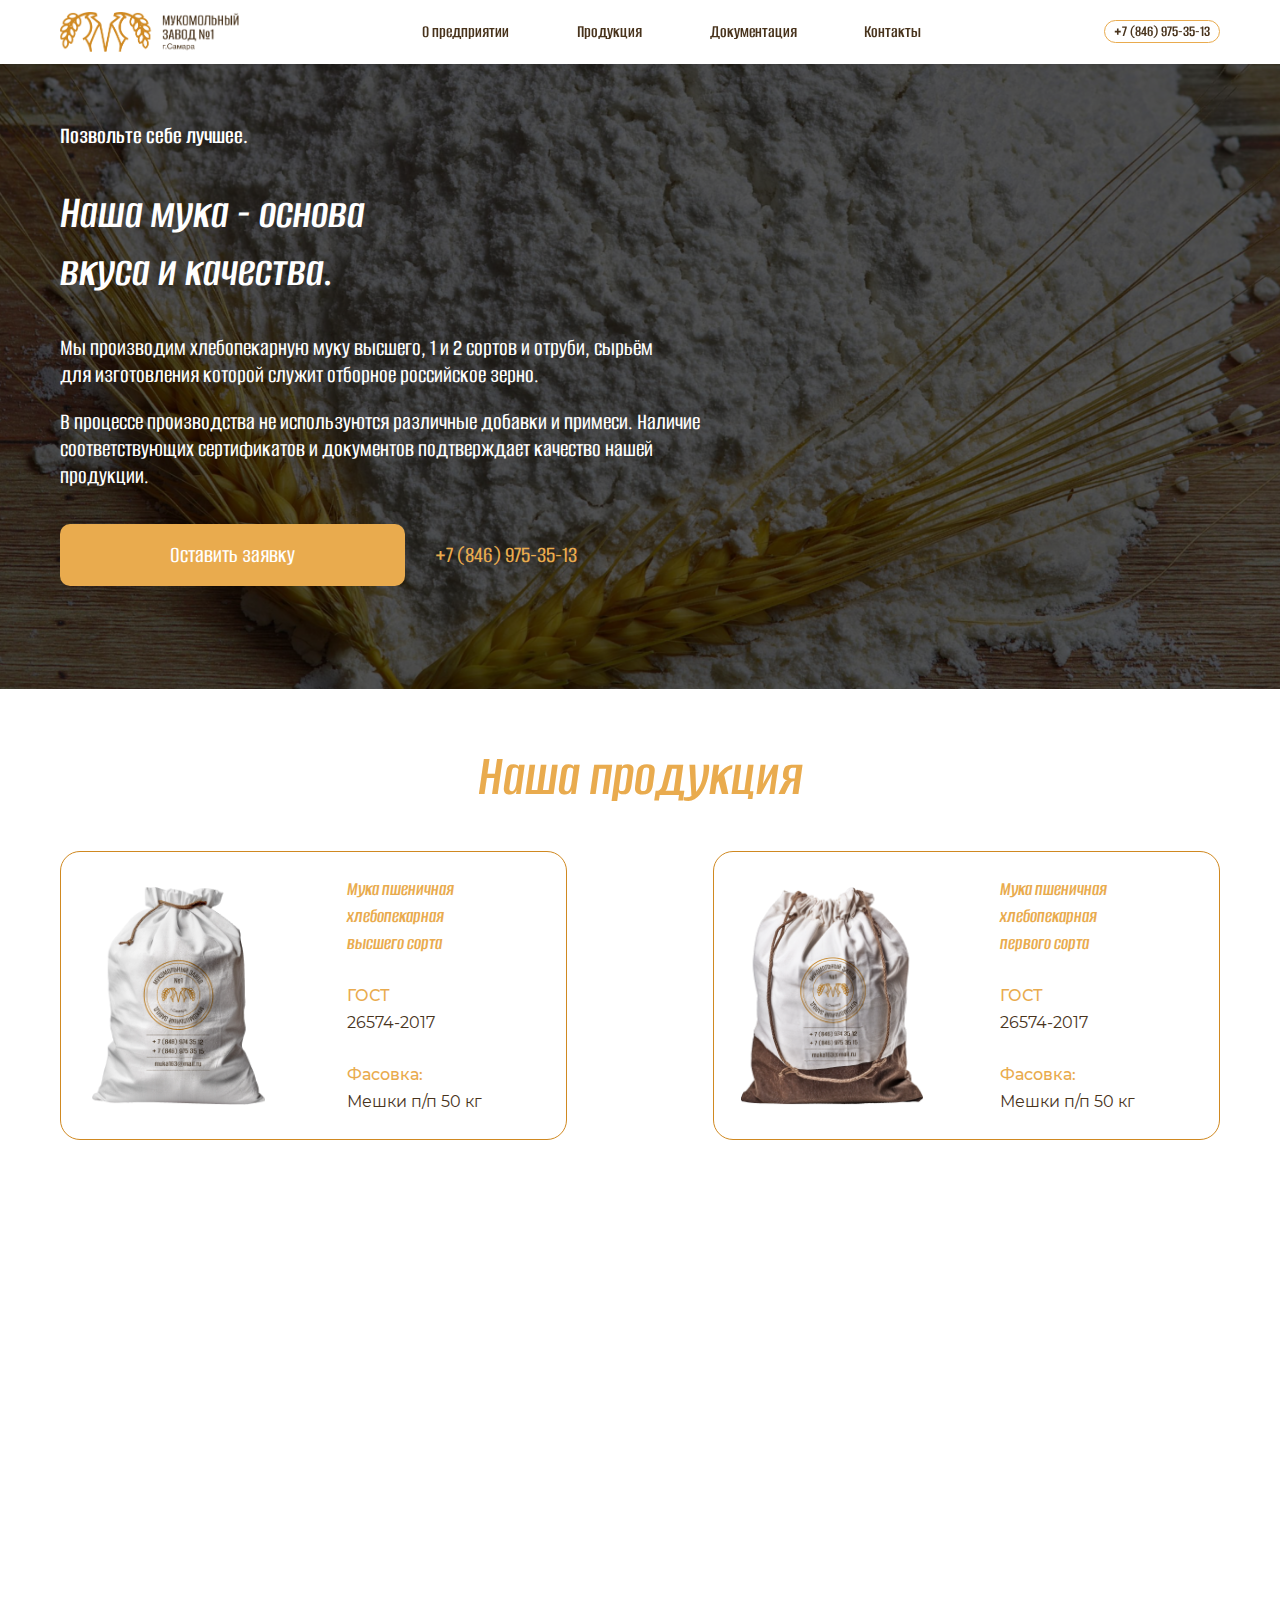
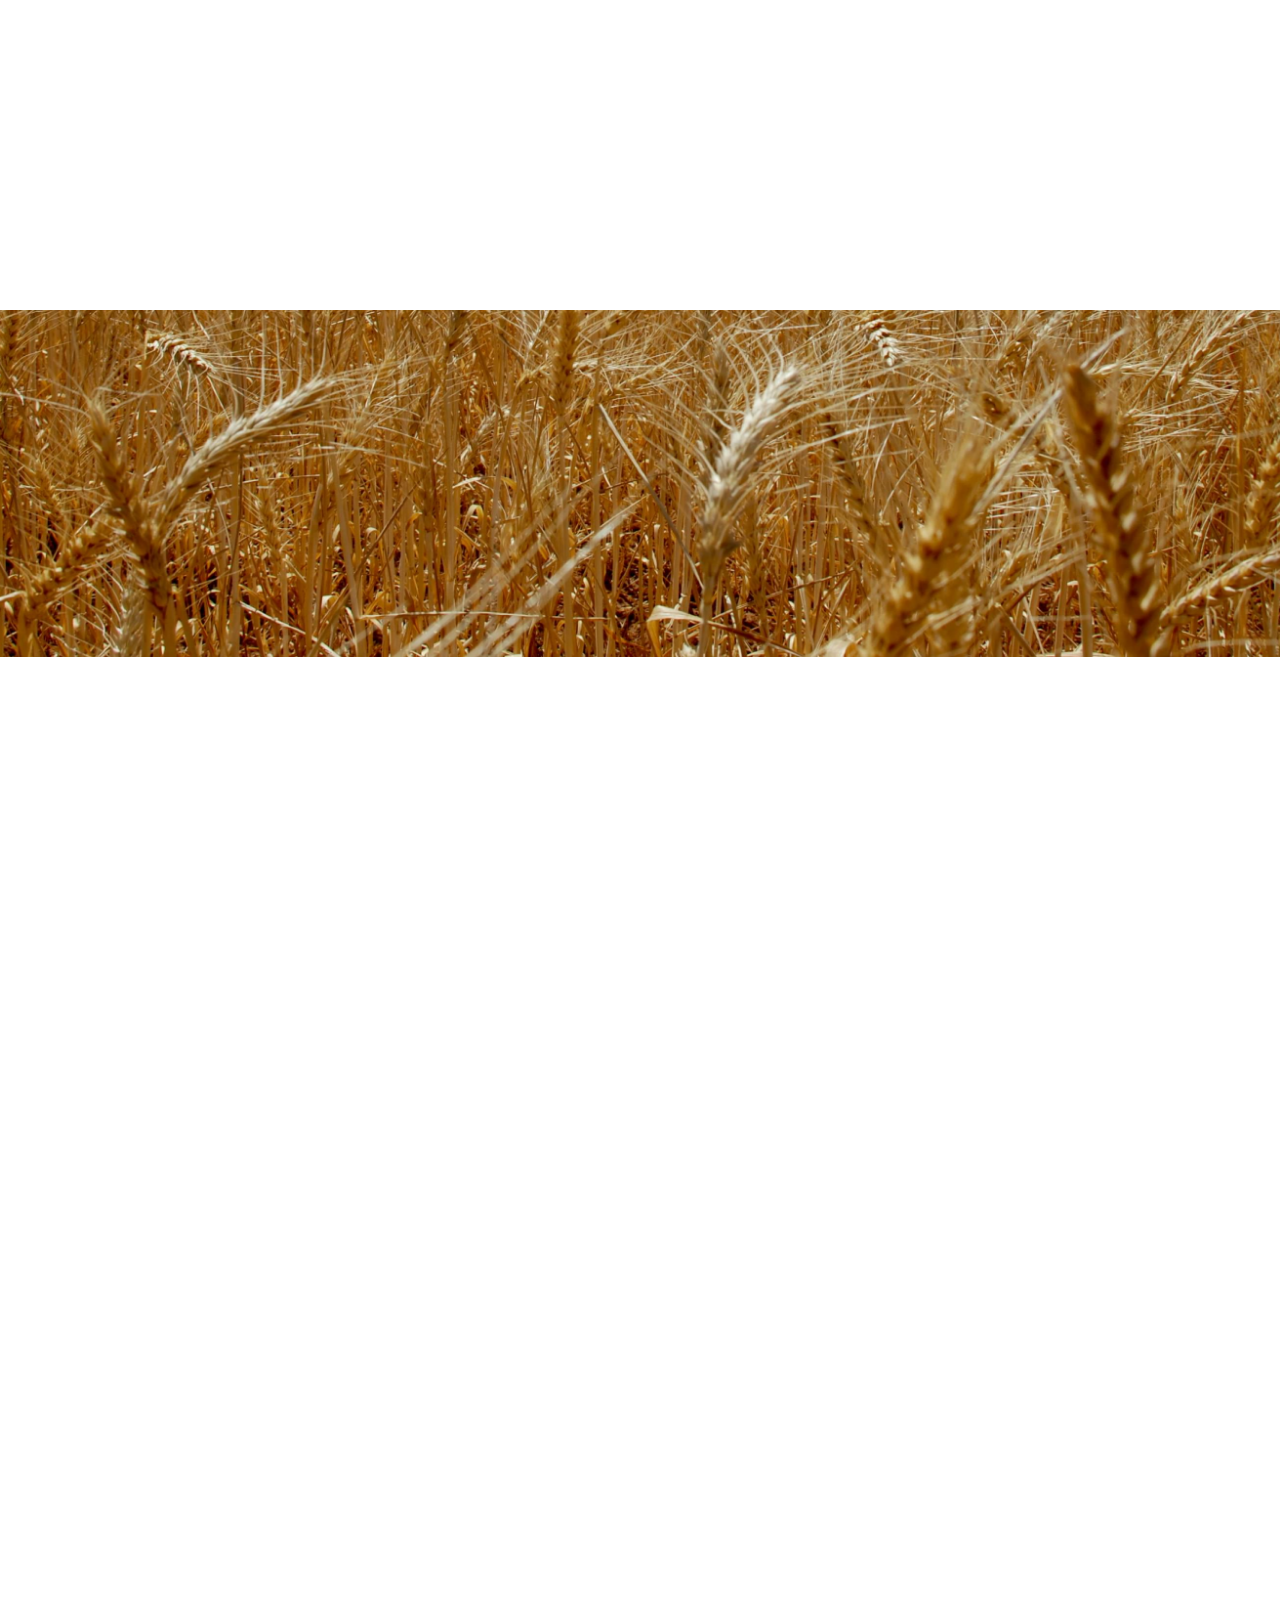
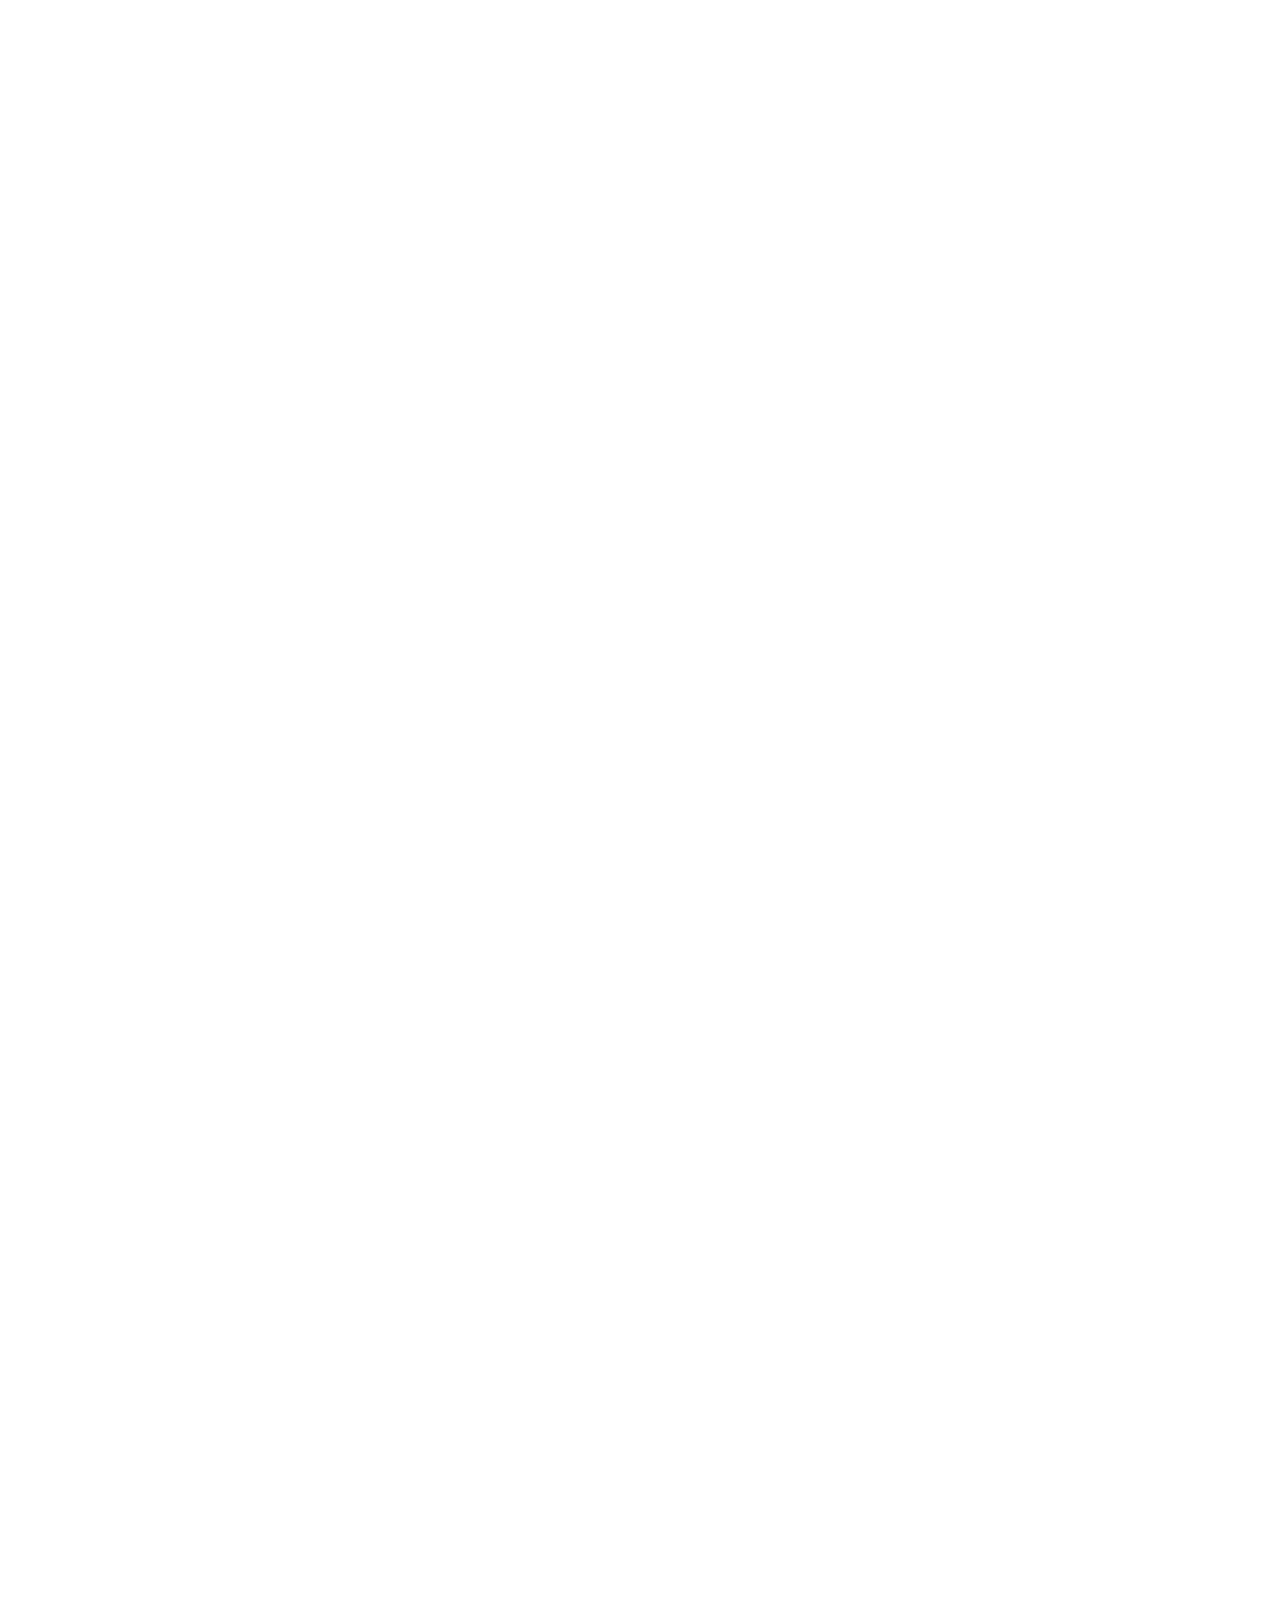
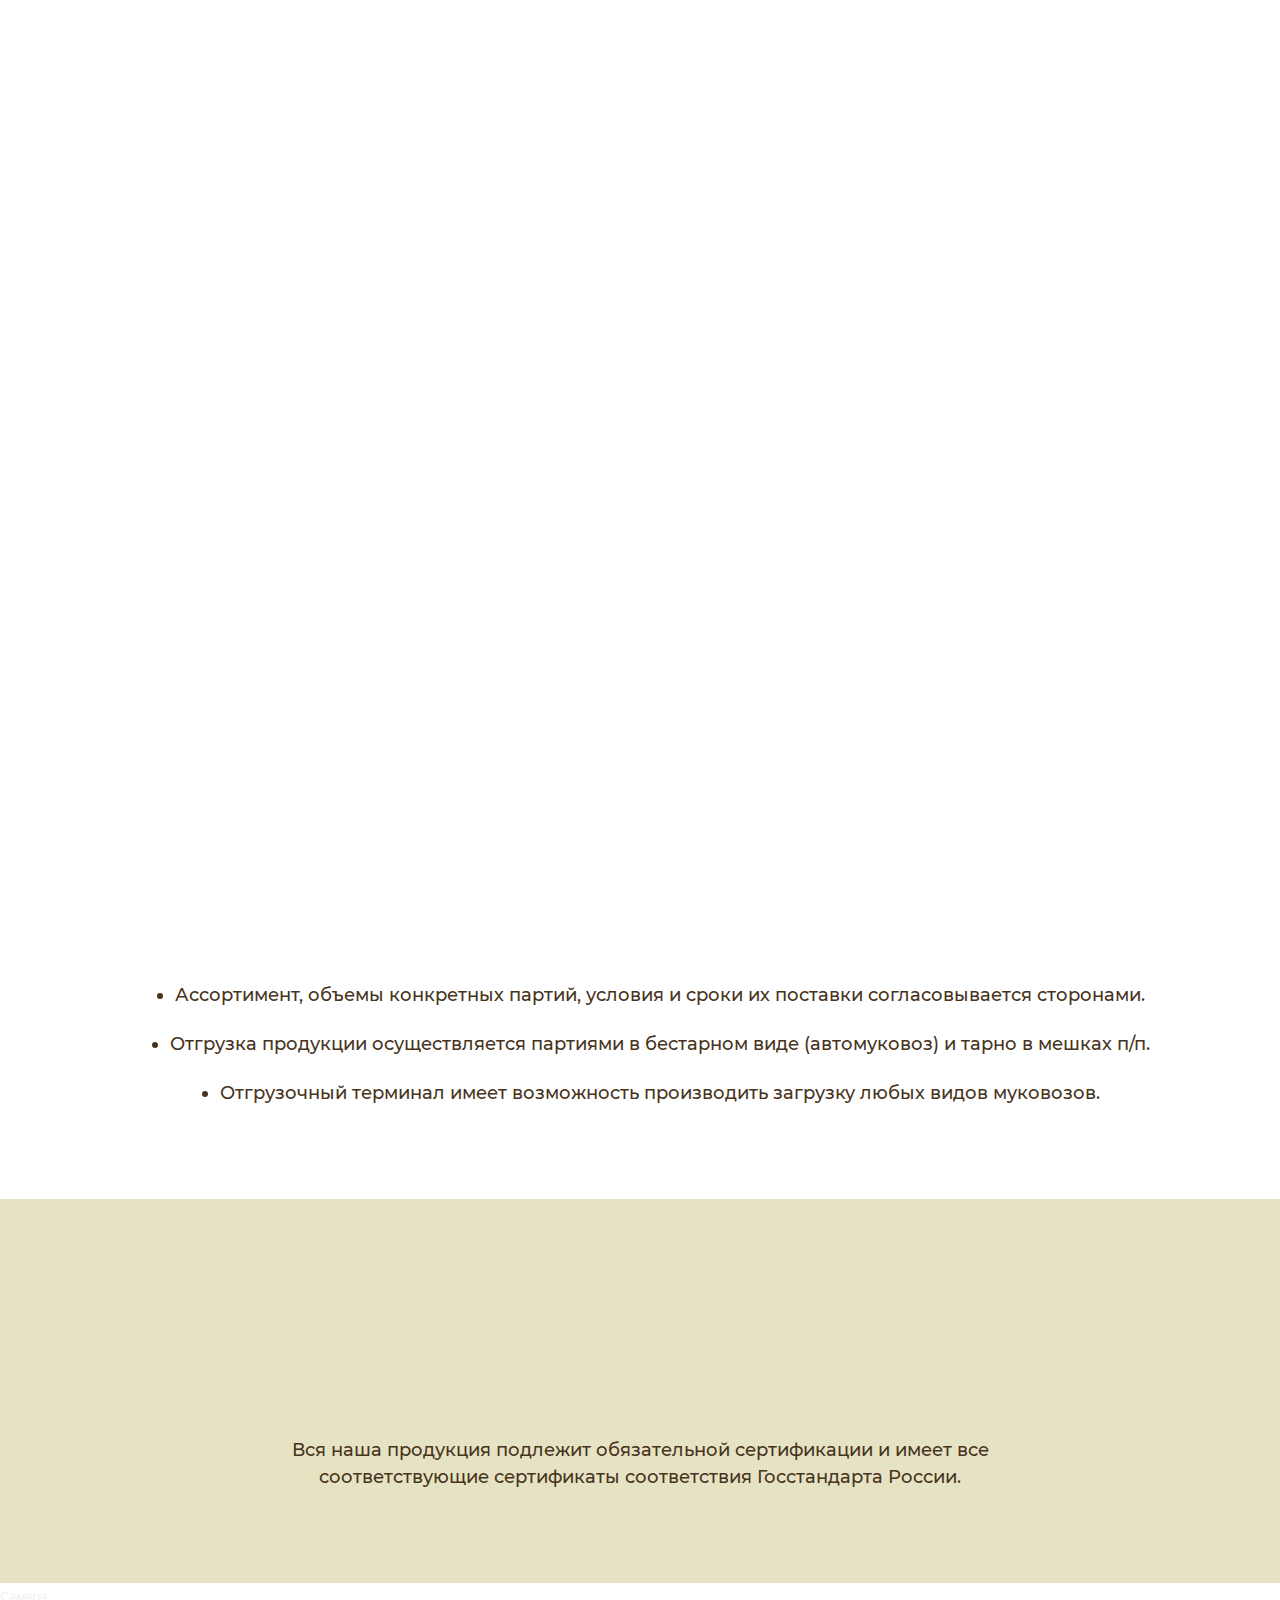
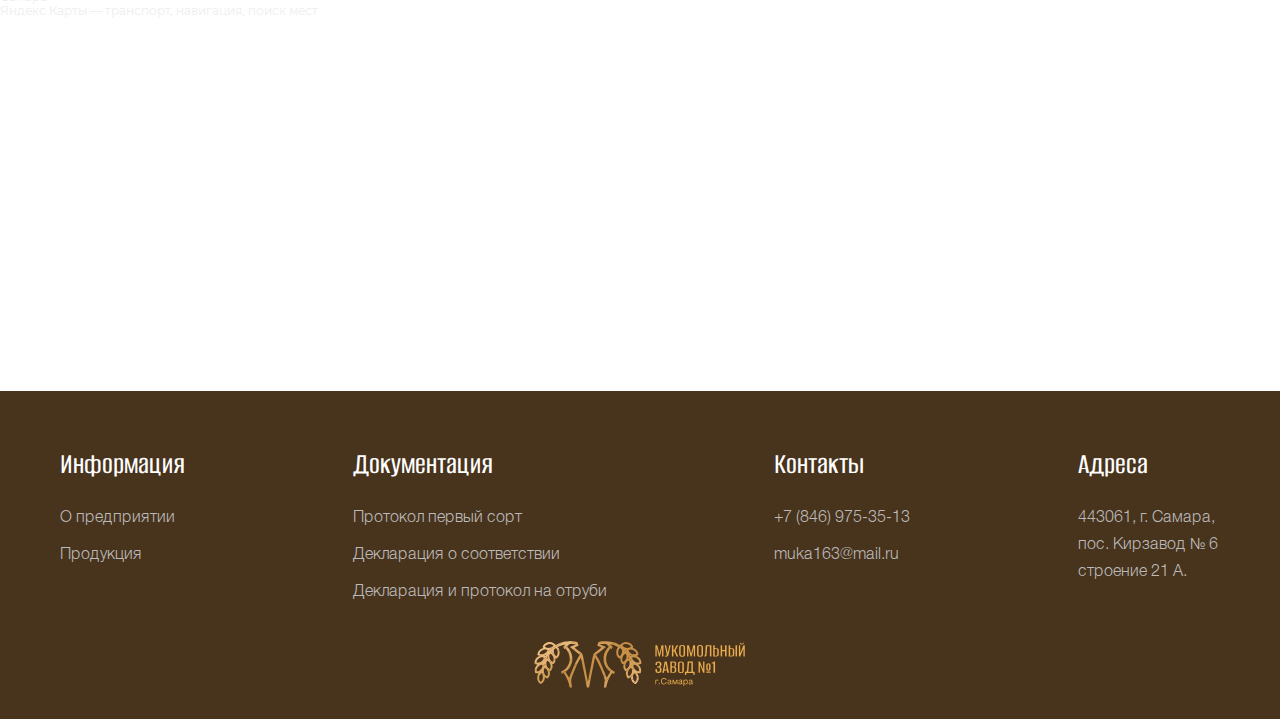
<file: index.html>
<!DOCTYPE html>
<html lang="en">
    <head>
    <meta charset="UTF-8">
    <meta name="viewport" content="width=device-width, initial-scale=1.0">
    <title>Главная</title>
    <link rel="stylesheet" href="css/libs/normalize.css">
    <link rel="stylesheet" href="css/libs/swiper-bundle.min.css">
    <link rel="stylesheet" href="css/libs/fancybox.css">
    <link rel="stylesheet" href="css/libs/animate.min.css">
    <link rel="stylesheet" href="css/style.min.css">
</head>
<body>
    <header id="header" class="header">
    <div class="container">
        <div class="header-inner">
            <a href="#" class="logo">
                <img src="img/logo.png" alt="">
            </a>
            <nav class="header-nav">
                <ul>
                    <li>
                        <a href="#about">
                            О предприятии
                        </a>
                    </li>
                    <li>
                        <a href="#products">
                            Продукция
                        </a>
                    </li>
                    <li>
                        <a href="#certs">
                            Документация
                        </a>
                    </li>
                    <li>
                        <a href="#contacts">
                            Контакты
                        </a>
                    </li>
                </ul>
            </nav>
            <a class="header-phone" href="tel:+7 (846) 975-35-13">
                +7 (846) 975-35-13
            </a>
            <button id="nav-toggle" class="btn nav-toggle show-md">
                <span></span>
                <span></span>
                <span></span>
            </button>
        </div>
    </div>
</header>
    <main class="content" id="content">
        <div class="wrap">
            <section class="section intro" style="background-image: url('img/intro-bg.jpg');">
                <div class="container">
                    <div class="inner">
                        <strong class="top-text wow animate__animated animate__fadeInUp" data-wow-delay=".3s">
                            Позвольте себе лучшее.
                        </strong>
                        <h1 class="title wow animate__animated animate__fadeInUp" data-wow-delay=".5s">
                            Наша мука - основа вкуса и качества.
                        </h1>
                        <div class="description wow animate__animated animate__fadeInUp" data-wow-delay=".7s">
                            <p>
                                Мы производим хлебопекарную муку высшего, 1 и 2 сортов и отруби, сырьём для изготовления которой служит отборное российское зерно.
                            </p>
                            <p>
                                В процессе производства не используются различные добавки и примеси. Наличие соответствующих сертификатов и документов подтверждает качество нашей продукции.
                            </p>
                        </div>
                        <div class="links wow animate__animated animate__fadeIn" data-wow-delay=".9s">
                            <button class="btn muka-btn orange open-modal application xs-stretch" data-id="application">
                                Оставить заявку
                            </button>
                            <a href="tel:+7 (846) 975-35-13" class="phone">
                                +7 (846) 975-35-13
                            </a>
                        </div>
                    </div>
                </div>
            </section>
            <section id="products" class="section section-gap products">
                <div class="container">
                    <header class="section-header center wow animate__animated animate__fadeInUp" data-wow-delay=".3s">
                        <h2>
                            Наша продукция
                        </h2>
                    </header>
                    <div class="inner">
                        <div class="product wow animate__animated animate__fadeInLeft" data-wow-delay=".3s">
                            <img src="img/product-1.png" alt="" loading="lazy">
                            <div class="info">
                                <strong class="name">
                                    Мука пшеничная хлебопекарная высшего сорта
                                </strong>
                                <div class="info-item">
                                    <span>ГОСТ</span> <br> 26574-2017
                                </div>
                                <div class="info-item">
                                    <span>Фасовка:</span> <br> Мешки п/п 50 кг
                                </div>
                            </div>
                        </div>
                        <div class="product wow animate__animated animate__fadeInRight" data-wow-delay=".5s">
                            <img src="img/product-2.png" alt="" loading="lazy">
                            <div class="info">
                                <strong class="name">
                                    Мука пшеничная хлебопекарная первого сорта
                                </strong>
                                <div class="info-item">
                                    <span>ГОСТ</span> <br> 26574-2017
                                </div>
                                <div class="info-item">
                                    <span>Фасовка:</span> <br> Мешки п/п 50 кг
                                </div>
                            </div>
                        </div>
                        <div class="product wow animate__animated animate__fadeInLeft" data-wow-delay=".7s">
                            <img src="img/product-3.png" alt="" loading="lazy">
                            <div class="info">
                                <strong class="name">
                                    Мука пшеничная хлебопекарная второго сорта
                                </strong>
                                <div class="info-item">
                                    <span>ГОСТ</span> <br> 26574-2017
                                </div>
                                <div class="info-item">
                                    <span>Фасовка:</span> <br> Мешки п/п 50 кг
                                </div>
                            </div>
                        </div>
                        <div class="product wow animate__animated animate__fadeInRight" data-wow-delay=".9s">
                            <img src="img/product-4.png" alt="" loading="lazy">
                            <div class="info">
                                <strong class="name">
                                    Отруби пшеничные
                                </strong>
                                <div class="info-item">
                                    <span>ГОСТ</span> <br> 7169-2017
                                </div>
                                <div class="info-item">
                                    <span>Фасовка:</span> <br> Мешок п/п 25 кг
                                </div>
                            </div>
                        </div>
                    </div>
                </div>
            </section>
            <section class="section section-gap features">
                <div class="container">
                    <div class="inner">
                        <div class="line wow animate__animated animate__fadeIn" data-wow-delay="1.3s"></div>
                        <div class="feature wow animate__animated animate__fadeIn" data-wow-delay=".3s">
                            <p>
                                Пшеничная мука высшего сорта богата витаминами группы В, которые важны для восстановительных процессов и работы нервной системы.
                            </p>
                        </div>
                        <div class="feature wow animate__animated animate__fadeIn" data-wow-delay=".5s">
                            <p>
                                Обладает высокими хлебопекарными свойствами и подходит для домашней выпечки и кондитерских изделий.
                            </p>
                        </div>
                        <div class="feature wow animate__animated animate__fadeIn" data-wow-delay=".7s">
                            <p>
                                Содержит витамин Р, который регулирует окислительные процессы, и полезна для работы пищеварительной системы.
                            </p>
                        </div>
                    </div>
                </div>
            </section>
            <img class="image-section" src="img/image-section-bg.jpg" alt="" loading="lazy">
            <section class="section section-gap benefits">
                <div class="container">
                    <header class="section-header center wow animate__animated animate__fadeInUp" data-wow-delay=".3s">
                        <h2>
                            Наши преимущества
                        </h2>
                    </header>
                    <div class="inner">
                        <div class="items">
                            <div class="benefit wow animate__animated animate__fadeInUp" data-wow-delay=".3s">
                                <span class="icon" style="background-image: url(img/benefit-1.svg);"></span>
                                <div class="title">
                                    Мощь
                                </div>
                                <div class="subtitle">
                                    Складские мощности объёмом 3 тысячи тонн
                                </div>
                            </div>
                            <div class="benefit wow animate__animated animate__fadeInUp" data-wow-delay=".5s">
                                <span class="icon" style="background-image: url(img/benefit-2.svg);"></span>
                                <div class="title">
                                    Качество
                                </div>
                                <div class="subtitle">
                                    Собственная испытательная лаборатория
                                </div>
                            </div>
                            <div class="benefit wow animate__animated animate__fadeInUp" data-wow-delay=".7s">
                                <span class="icon" style="background-image: url(img/benefit-3.svg);"></span>
                                <div class="title">
                                    Опыт
                                </div>
                                <div class="subtitle">
                                    Многовековые традиции мукомольного производства
                                </div>
                            </div>
                        </div>
                        <img src="img/benefit-img.png" alt="" class="benefits-img wow animate__animated animate__fadeIn" data-wow-delay=".9s" loading="lazy">
                        <div class="items">
                            <div class="benefit right wow animate__animated animate__fadeInUp" data-wow-delay=".9s">
                                <span class="icon" style="background-image: url(img/benefit-4.svg);"></span>
                                <div class="title">
                                    Выгода
                                </div>
                                <div class="subtitle">
                                    Лояльная ценовая политика
                                </div>
                            </div>
                            <div class="benefit right wow animate__animated animate__fadeInUp" data-wow-delay="1s">
                                <span class="icon" style="background-image: url(img/benefit-5.svg);"></span>
                                <div class="title">
                                    Надежность
                                </div>
                                <div class="subtitle">
                                    Стабильно высокое качество продукции
                                </div>
                            </div>
                            <div class="benefit right wow animate__animated animate__fadeInUp" data-wow-delay="1.2s">
                                <span class="icon" style="background-image: url(img/benefit-6.svg);"></span>
                                <div class="title">
                                    Безопасность
                                </div>
                                <div class="subtitle">
                                    Соблюдение требований охраны труда и промышленной безопасности
                                </div>
                            </div>
                        </div>
                    </div>
                </div>
            </section>
            <section id="about" class="section section-gap about">
                <div class="container">
                    <header class="section-header center wow animate__animated animate__fadeInUp" data-wow-delay=".3s">
                        <h2>
                            О предприятии
                        </h2>
                    </header>
                    <div class="inner">
                        <div class="items wow animate__animated animate__fadeIn" data-wow-delay=".3s">
                            <img src="img/about-1.jpg" alt="">
                            <div class="text">
                                <p>
                                    С 1999 года Самарский мукомольный завод «Мелькомбинат» производит хлебопекарную муку высшего, 1 и 2 сортов, а также отруби.
                                </p>
                                <p>
                                    Для изготовления нашей продукции мы используем только отборное российское зерно, без использования каких‑либо добавок и примесей.
                                </p>
                                <p>
                                    Мука производится на современном оборудовании турецкого производства.
                                </p>
                            </div>
                            <img class="medium" src="img/about-5.jpg" alt="" loading="lazy">
                        </div>
                        <div class="items wow animate__animated animate__fadeIn" data-wow-delay=".5s">
                            <img class="small" src="img/about-2.jpg" alt="">
                            <div class="text">
                                <p>
                                    Используется уникальная технология замачивания пшеницы перед помолом, что позволяет получить высокое качество и белизну без использования химикатов.
                                </p>
                            </div>
                            <img class="medium" src="img/about-4.jpg" alt="" loading="lazy">
                            <div class="text">
                                <p>
                                    Постоянный контроль за качеством исходного сырья и готовой продукции на всех этапах 
                                    производства осуществляет производственно-технологическая лаборатория.
                                </p>
                                <p>
                                    Для проведения испытаний входящего сырья, промежуточных продуктов и готовой продукции 
                                    производственно-технологическая лаборатория оснащена современным испытательным 
                                    оборудованием российского и импортного производства.
                                </p>
                            </div>
                        </div>
                        <div class="items wow animate__animated animate__fadeIn" data-wow-delay=".7s">
                            <img src="img/about-3.jpg" alt="">
                            <div class="text">
                                <p>
                                    Наша компания имеет многолетний опыт работы с крупными компаниями, что говорит о высоком уровне нашей продукции и обслуживания. 
                                </p>
                                <p>
                                    Мы высоко ценим каждого клиента поэтому готовы к долгосрочному и взаимовыгодному сотрудничеству.
                                </p>
                            </div>
                            <img class="full" src="img/about-6.jpg" alt="" loading="lazy">
                        </div>
                    </div>
                </div>
            </section>
            <section class="section section-gap delivery">
                <div class="container">
                    <header class="section-header center wow animate__animated animate__fadeInUp" data-wow-delay=".3s">
                        <h2>
                            Способы поставки продукции
                        </h2>
                    </header>
                    <div class="inner">
                        <div class="items">
                            <div class="step wow animate__animated animate__fadeInLeft" data-wow-delay=".3s">
                                <div class="number">
                                    1
                                </div>
                                <div class="info">
                                    <div class="title">
                                        Самовывоз
                                    </div>
                                    <div class="text">
                                        <p>
                                            Покупатель может самостоятельно забрать товар со склада предприятия.
                                        </p>
                                    </div>
                                </div>
                            </div>
                            <div class="step wow animate__animated animate__fadeInRight" data-wow-delay=".5s">
                                <div class="number">
                                    2
                                </div>
                                <div class="info">
                                    <div class="title">
                                        Доставка силами предприятия
                                    </div>
                                    <div class="text">
                                        <p>
                                            Доставка товара силами предприятия производится на основании заказа покупателя до склада покупателя или указанного покупателем грузополучателя.
                                        </p>
                                        <p>
                                            <strong>Стоимость доставки включена в цену товара.</strong>
                                        </p>
                                    </div>
                                </div>
                            </div>
                            <div class="step wow animate__animated animate__fadeInLeft" data-wow-delay=".7s">
                                <div class="number">
                                    3
                                </div>
                                <div class="info">
                                    <div class="title">
                                        Доставка наемным транспортом
                                    </div>
                                    <div class="text">
                                        <p>
                                            Доставка товара наёмным транспортом производится на основании договора с предприятием до склада покупателя или указанного покупателем грузополучателя.
                                        </p>
                                        <p>
                                            <strong>Стоимость доставки включена в цену товара.</strong>
                                        </p>
                                    </div>
                                </div>
                            </div>
                            <div class="step wow animate__animated animate__fadeInRight" data-wow-delay=".9s">
                                <div class="number">
                                    4
                                </div>
                                <div class="info">
                                    <div class="title">
                                        Ограничения по доставке
                                    </div>
                                    <div class="text">
                                        <p>
                                            Доставка тарной готовой продукции осуществляется от 10 тонн. Продукцию меньшего объёма можно приобрести на условиях самовывоза.
                                        </p>
                                    </div>
                                </div>
                            </div>
                        </div>
                        <img src="img/delivery.png" alt="" class="delivery-img wow animate__animated animate__fadeInRight" data-wow-delay=".3s" loading="lazy">
                        <div class="delivery-bottom">
                            <ul>
                                <li>
                                    Ассортимент, объемы конкретных партий, условия и сроки их поставки согласовывается сторонами.
                                </li>
                                <li>
                                    Отгрузка продукции осуществляется партиями в бестарном виде (автомуковоз) и тарно в мешках п/п.
                                </li>
                                <li>
                                    Отгрузочный терминал имеет возможность производить загрузку любых видов муковозов.
                                </li>
                            </ul>
                        </div>
                    </div>
                </div>
            </section>
            <section id="certs" class="section section-gap certs">
                <div class="container">
                    <header class="section-header center wow animate__animated animate__fadeInUp" data-wow-delay=".3s">
                        <h2>
                            Документация
                        </h2>
                    </header>
                </div>
                <div class="inner">
                    <div class="container certs-slider-container">
                        <div class="swiper certs-slider">
                            <div class="swiper-wrapper">
                                <div class="swiper-slide">
                                    <a href="img/cert-1.jpg" data-fancybox="certs">
                                        <img src="img/cert-1.jpg" alt="" loading="lazy">
                                    </a>
                                </div>
                                <div class="swiper-slide">
                                    <a href="img/cert-2.jpg" data-fancybox="certs">
                                        <img src="img/cert-2.jpg" alt="" loading="lazy">
                                    </a>
                                </div>
                                <div class="swiper-slide horizontal">
                                    <a href="img/cert-3.jpg" data-fancybox="certs">
                                        <img src="img/cert-3.jpg" alt="" loading="lazy">
                                    </a>
                                </div>
                            </div>
                            <div class="slider-nav">
                                <button class="btn prev certs-nav-button certs-nav-button--prev">
                                    <svg xmlns="http://www.w3.org/2000/svg" viewBox="0 0 320 512"><!--!Font Awesome Free 6.5.2 by @fontawesome - https://fontawesome.com License - https://fontawesome.com/license/free Copyright 2024 Fonticons, Inc.--><path d="M41.4 233.4c-12.5 12.5-12.5 32.8 0 45.3l160 160c12.5 12.5 32.8 12.5 45.3 0s12.5-32.8 0-45.3L109.3 256 246.6 118.6c12.5-12.5 12.5-32.8 0-45.3s-32.8-12.5-45.3 0l-160 160z"/></svg>
                                </button>
                                <button class="btn next certs-nav-button certs-nav-button--next">
                                    <svg xmlns="http://www.w3.org/2000/svg" viewBox="0 0 320 512"><!--!Font Awesome Free 6.5.2 by @fontawesome - https://fontawesome.com License - https://fontawesome.com/license/free Copyright 2024 Fonticons, Inc.--><path d="M278.6 233.4c12.5 12.5 12.5 32.8 0 45.3l-160 160c-12.5 12.5-32.8 12.5-45.3 0s-12.5-32.8 0-45.3L210.7 256 73.4 118.6c-12.5-12.5-12.5-32.8 0-45.3s32.8-12.5 45.3 0l160 160z"/></svg>
                                </button>
                            </div>
                        </div>
                    </div>
                    <div class="container">
                        <div class="certs-bottom">
                            <p>
                                Вся наша продукция подлежит обязательной сертификации и имеет все соответствующие сертификаты соответствия Госстандарта России. 
                            </p>
                        </div>  
                    </div>
                </div>
            </section>
            <div class="map">
                <div style="position:relative;overflow:hidden;"><a href="https://yandex.ru/maps/51/samara/?utm_medium=mapframe&utm_source=maps" style="color:#eee;font-size:12px;position:absolute;top:0px;">Самара</a><a href="https://yandex.ru/maps/51/samara/?from=mapframe&ll=50.139231%2C53.149615&mode=usermaps&source=mapframe&um=constructor%3Ac436ecf85ba4c01962c6c380e85b4ebcf0cd9a6ace449cbc88b9496642de4341&utm_medium=mapframe&utm_source=maps&z=15.71" style="color:#eee;font-size:12px;position:absolute;top:14px;">Яндекс Карты — транспорт, навигация, поиск мест</a><iframe src="https://yandex.ru/map-widget/v1/?from=mapframe&ll=50.139231%2C53.149615&mode=usermaps&source=mapframe&um=constructor%3Ac436ecf85ba4c01962c6c380e85b4ebcf0cd9a6ace449cbc88b9496642de4341&utm_source=mapframe&z=15.71" width="560" height="400" frameborder="1" allowfullscreen="true" style="position:relative;"></iframe></div>
            </div>
        </div>
    </main>
    <footer id="footer" class="footer">
    <div id="contacts" class="container">
        <div class="inner">
            <div class="item">
                <div class="title">
                    Информация
                </div>
                <ul class="list">
                    <li>
                        <a href="#">
                            О предприятии
                        </a>
                    </li>
                    <li>
                        <a href="#">
                            Продукция
                        </a>
                    </li>
                </ul>
            </div>
            <div class="item">
                <div class="title">
                    Документация
                </div>
                <ul class="list">
                    <li>
                        <a href="#">
                            Протокол первый сорт
                        </a>
                    </li>
                    <li>
                        <a href="#">
                            Декларация о соответствии
                        </a>
                    </li>
                    <li>
                        <a href="#">
                            Декларация и протокол на отруби
                        </a>
                    </li>
                </ul>
            </div>
            <div class="item">
                <div class="title">
                    Контакты
                </div>
                <ul class="list">
                    <li>
                        <a href="tel:+7 (846) 975-35-13">
                            +7 (846) 975-35-13
                        </a>
                    </li>
                    <li>
                        <a href="mailto:muka163@mail.ru">
                            muka163@mail.ru
                        </a>
                    </li>
                </ul>
            </div>
            <div class="item address">
                <div class="title">
                    Адреса
                </div>
                <ul class="list">
                    <li>
                        <address>
                            443061, г. Самара, пос. Кирзавод № 6 строение 21 А.
                        </address>
                    </li>
                </ul>
            </div>
        </div>
        <div class="bottom">
            <img class="logo" src="img/footer-logo.svg" alt="">
        </div>
    </div>
</footer>
<div id="application" class="modal application">
    <div class="modal-inner">
        <button class="btn modal-close">
            Закрыть модальное окно
        </button>
        <div class="application-form">
            <h2 class="title">
                Заказать обратный звонок
            </h2>
            <form>
                <input type="text" placeholder="Ваше имя">
                <input type="email" placeholder="Ваш e-mail">
                <textarea placeholder="Ваше сообщение (не обязательно)"></textarea>
                <button class="btn muka-btn orange form-submit">
                    Отправить
                </button>
            </form>
        </div>
    </div>
</div>
<button id="to-top" class="btn to-top">
    <svg xmlns="http://www.w3.org/2000/svg" viewBox="0 0 384 512"><!--!Font Awesome Free 6.5.2 by @fontawesome - https://fontawesome.com License - https://fontawesome.com/license/free Copyright 2024 Fonticons, Inc.--><path d="M214.6 41.4c-12.5-12.5-32.8-12.5-45.3 0l-160 160c-12.5 12.5-12.5 32.8 0 45.3s32.8 12.5 45.3 0L160 141.2V448c0 17.7 14.3 32 32 32s32-14.3 32-32V141.2L329.4 246.6c12.5 12.5 32.8 12.5 45.3 0s12.5-32.8 0-45.3l-160-160z"/></svg>
</button>
<script src="js/libs/swiper-bundle.min.js"></script>
<script src="js/libs/fancybox.umd.js"></script>
<script src="js/libs/wow.min.js"></script>
<script src="js/main.min.js"></script>
</body>
</html>
</file>
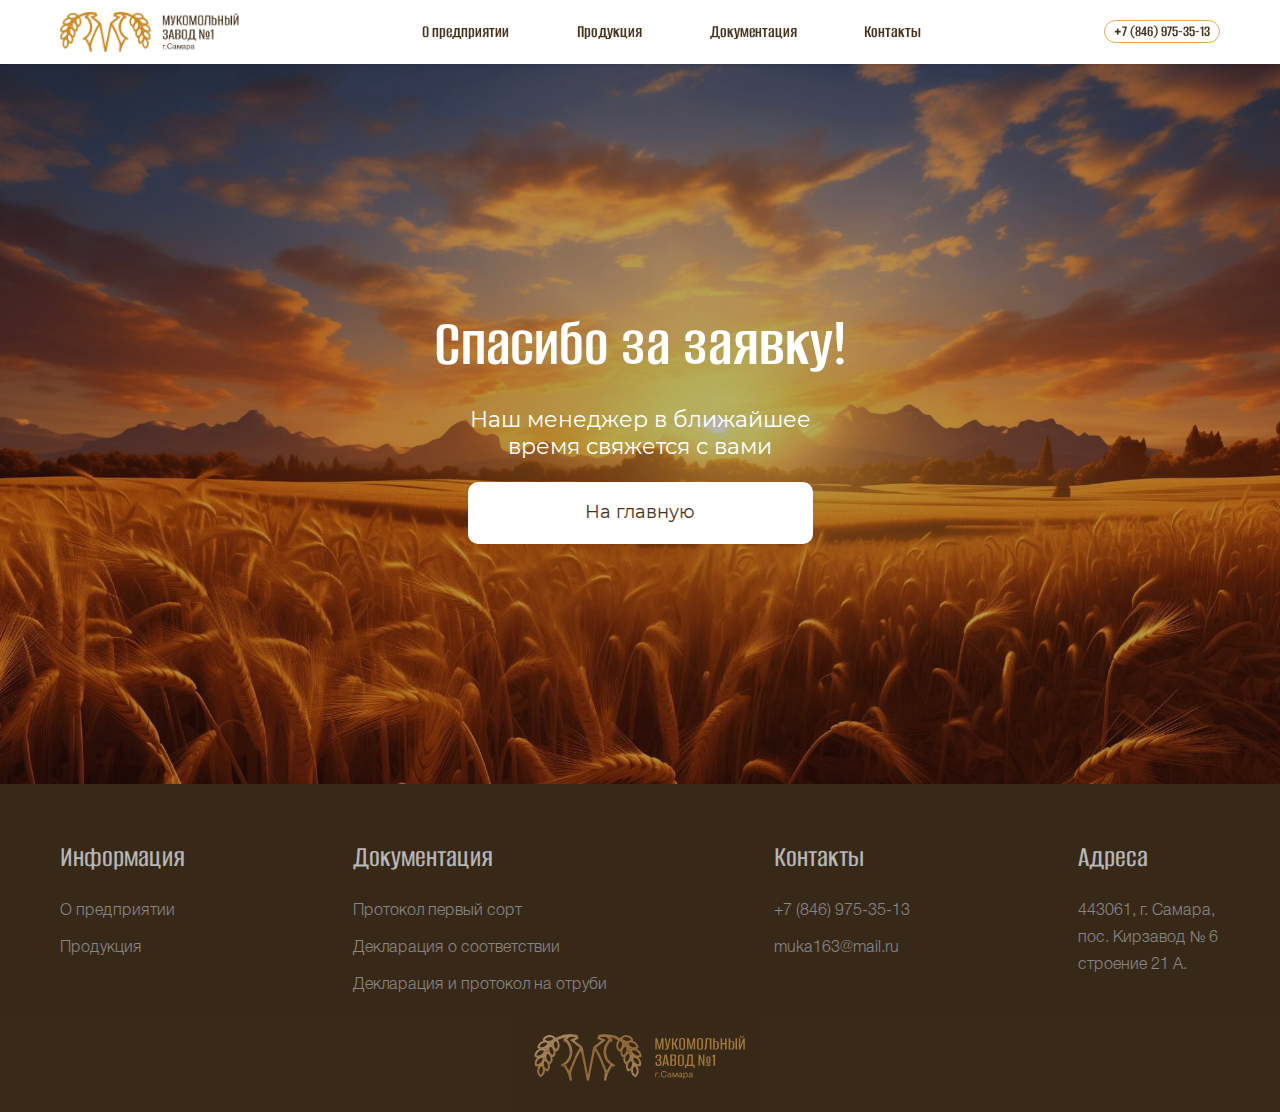
<file: thanks.html>
<!DOCTYPE html>
<html lang="en">
    <head>
    <meta charset="UTF-8">
    <meta name="viewport" content="width=device-width, initial-scale=1.0">
    <title>Спасибо за заявку</title>
    <link rel="stylesheet" href="css/libs/normalize.css">
    <link rel="stylesheet" href="css/libs/swiper-bundle.min.css">
    <link rel="stylesheet" href="css/libs/fancybox.css">
    <link rel="stylesheet" href="css/libs/animate.min.css">
    <link rel="stylesheet" href="css/style.min.css">
</head>
<body class="height-full">
    <header id="header" class="header">
    <div class="container">
        <div class="header-inner">
            <a href="#" class="logo">
                <img src="img/logo.png" alt="">
            </a>
            <nav class="header-nav">
                <ul>
                    <li>
                        <a href="#about">
                            О предприятии
                        </a>
                    </li>
                    <li>
                        <a href="#products">
                            Продукция
                        </a>
                    </li>
                    <li>
                        <a href="#certs">
                            Документация
                        </a>
                    </li>
                    <li>
                        <a href="#contacts">
                            Контакты
                        </a>
                    </li>
                </ul>
            </nav>
            <a class="header-phone" href="tel:+7 (846) 975-35-13">
                +7 (846) 975-35-13
            </a>
            <button id="nav-toggle" class="btn nav-toggle show-md">
                <span></span>
                <span></span>
                <span></span>
            </button>
        </div>
    </div>
</header>
    <main class="content" id="content">
        <section class="section thankyou">
            <div class="container">
                <div class="inner">
                    <h2>Спасибо за заявку!</h2>
                    <p class="subtitle">
                        Наш менеджер в ближайшее время свяжется с вами
                    </p>
                    <a href="index.html" class="muka-btn white">
                        На главную
                    </a>
                </div>
            </div>
        </section>
    </main>
    <footer id="footer" class="footer">
    <div id="contacts" class="container">
        <div class="inner">
            <div class="item">
                <div class="title">
                    Информация
                </div>
                <ul class="list">
                    <li>
                        <a href="#">
                            О предприятии
                        </a>
                    </li>
                    <li>
                        <a href="#">
                            Продукция
                        </a>
                    </li>
                </ul>
            </div>
            <div class="item">
                <div class="title">
                    Документация
                </div>
                <ul class="list">
                    <li>
                        <a href="#">
                            Протокол первый сорт
                        </a>
                    </li>
                    <li>
                        <a href="#">
                            Декларация о соответствии
                        </a>
                    </li>
                    <li>
                        <a href="#">
                            Декларация и протокол на отруби
                        </a>
                    </li>
                </ul>
            </div>
            <div class="item">
                <div class="title">
                    Контакты
                </div>
                <ul class="list">
                    <li>
                        <a href="tel:+7 (846) 975-35-13">
                            +7 (846) 975-35-13
                        </a>
                    </li>
                    <li>
                        <a href="mailto:muka163@mail.ru">
                            muka163@mail.ru
                        </a>
                    </li>
                </ul>
            </div>
            <div class="item address">
                <div class="title">
                    Адреса
                </div>
                <ul class="list">
                    <li>
                        <address>
                            443061, г. Самара, пос. Кирзавод № 6 строение 21 А.
                        </address>
                    </li>
                </ul>
            </div>
        </div>
        <div class="bottom">
            <img class="logo" src="img/footer-logo.svg" alt="">
        </div>
    </div>
</footer>
<div id="application" class="modal application">
    <div class="modal-inner">
        <button class="btn modal-close">
            Закрыть модальное окно
        </button>
        <div class="application-form">
            <h2 class="title">
                Заказать обратный звонок
            </h2>
            <form>
                <input type="text" placeholder="Ваше имя">
                <input type="email" placeholder="Ваш e-mail">
                <textarea placeholder="Ваше сообщение (не обязательно)"></textarea>
                <button class="btn muka-btn orange form-submit">
                    Отправить
                </button>
            </form>
        </div>
    </div>
</div>
<button id="to-top" class="btn to-top">
    <svg xmlns="http://www.w3.org/2000/svg" viewBox="0 0 384 512"><!--!Font Awesome Free 6.5.2 by @fontawesome - https://fontawesome.com License - https://fontawesome.com/license/free Copyright 2024 Fonticons, Inc.--><path d="M214.6 41.4c-12.5-12.5-32.8-12.5-45.3 0l-160 160c-12.5 12.5-12.5 32.8 0 45.3s32.8 12.5 45.3 0L160 141.2V448c0 17.7 14.3 32 32 32s32-14.3 32-32V141.2L329.4 246.6c12.5 12.5 32.8 12.5 45.3 0s12.5-32.8 0-45.3l-160-160z"/></svg>
</button>
<script src="js/libs/swiper-bundle.min.js"></script>
<script src="js/libs/fancybox.umd.js"></script>
<script src="js/libs/wow.min.js"></script>
<script src="js/main.min.js"></script>
</body>
</html>
</file>
<file: css/style.min.css>
@font-face{font-family:Montserrat;font-weight:300;font-style:normal;src:url(../fonts/Montserrat-Light.woff);font-display:swap}@font-face{font-family:Montserrat;font-weight:400;font-style:normal;src:url(../fonts/Montserrat-Regular.woff);font-display:swap}@font-face{font-family:Montserrat;font-weight:400;font-style:italic;src:url(../fonts/Montserrat-Italic.woff);font-display:swap}@font-face{font-family:Montserrat;font-weight:500;font-style:normal;src:url(../fonts/Montserrat-Medium.woff);font-display:swap}@font-face{font-family:Montserrat;font-weight:600;font-style:normal;src:url(../fonts/Montserrat-SemiBold.woff);font-display:swap}@font-face{font-family:Montserrat;font-weight:600;font-style:italic;src:url(../fonts/Montserrat-SemiBoldItalic.woff);font-display:swap}@font-face{font-family:HelveticaNeueCyr;font-weight:300;font-style:normal;src:url(../fonts/HelveticaNeueCyr-Light.woff);font-display:swap}@font-face{font-family:HelveticaNeueCyr;font-weight:500;font-style:normal;src:url(../fonts/HelveticaNeueCyr-Medium.woff);font-display:swap}@font-face{font-family:HelveticaNeueCyr;font-weight:500;font-style:italic;src:url(../fonts/HelveticaNeueCyr-MediumItalic.woff);font-display:swap}@font-face{font-family:AlumniSans;font-weight:400;font-style:italic;src:url(../fonts/AlumniSans-Italic.woff);font-display:swap}@font-face{font-family:AlumniSans;font-weight:500;font-style:normal;src:url(../fonts/AlumniSans-Medium.woff);font-display:swap}@font-face{font-family:AlumniSans;font-weight:600;font-style:normal;src:url(../fonts/AlumniSans-SemiBold.woff);font-display:swap}@font-face{font-family:AlumniSans;font-weight:600;font-style:italic;src:url(../fonts/AlumniSans-SemiBoldItalic.woff);font-display:swap}@font-face{font-family:AlumniSans;font-weight:900;font-style:italic;src:url(../fonts/AlumniSans-BlackItalic.woff);font-display:swap}:root{--white:#fff;--black:#000;--orange:#E9AB4E;--orange-black:#48331C}*,::after,::before{box-sizing:border-box}html{height:100%;scroll-behavior:smooth}body{margin:0;padding:0;font-size:18px;line-height:150%;font-weight:400;font-family:Montserrat,Arial,sans-serif;color:var(--orange-black);background-color:var(--white);display:flex;flex-direction:column;position:relative}body.overflow-hidden{overflow:hidden}a{text-decoration:none;color:var(--orange);transition:.5s}a:hover{color:var(--orange-black)}img{max-width:100%;height:auto}.btn{background:0 0;border:none;cursor:pointer;font-family:inherit;padding:0;color:inherit;transition:.3s}.muka-btn{height:clamp(3.125rem,2.8rem + 1.33vw,4rem);border-radius:10px;width:100%;max-width:345px;display:flex;align-items:center;justify-content:center}.muka-btn.orange{background-color:var(--orange)}.muka-btn.orange:hover{background-color:var(--orange-black)}.muka-btn.white{background-color:var(--white);color:var(--orange-black)}.muka-btn.white:hover{background-color:var(--orange-black);color:var(--white)}.muka-btn.orange-black{background-color:var(--orange-black)}.muka-btn.orange-black:hover{background-color:var(--white)}input[type=email],input[type=tel],input[type=text],textarea{border:2px solid rgba(0,0,0,.1);background-color:transparent;outline:0;height:50px;padding:0 15px;transition:.3s}textarea{padding:15px;min-height:150px;resize:none}input[type=email]:focus,input[type=tel]:focus,input[type=text]:focus,textarea:focus{border-color:var(--orange)}.container{width:100%;max-width:1200px;padding:0 20px;margin:0 auto}#footer,#header{flex:0 0 auto}#content{flex:1 0 auto}.section-gap{padding:clamp(2.5rem,1.571rem + 3.81vw,5rem) 0}.section-gap-top{padding-top:clamp(2.5rem,1.571rem + 3.81vw,5rem)}.section-gap-bottom{padding-bottom:clamp(2.5rem,1.571rem + 3.81vw,5rem)}.section-header{margin-bottom:clamp(2.5rem,-2.067rem + 7.37vw,4.563rem)}.section-header.center{display:flex;flex-direction:column;align-items:center;text-align:center}.section-header h2{margin:0;color:var(--orange);font-size:clamp(2.5rem,-1.652rem + 6.7vw,4.375rem);font-family:AlumniSans,Arial,Helvetica,sans-serif;font-weight:600;font-style:italic}.nav-toggle{width:26px;height:26px;display:flex;flex-direction:column;row-gap:5px;align-items:center;justify-content:center}.nav-toggle span{display:block;width:100%;height:3px;background-color:var(--black);transform-origin:4px 0;border-radius:10px;transition:transform .5s cubic-bezier(.77,.2,.05,1),background .5s cubic-bezier(.77,.2,.05,1),opacity .55s}.nav-toggle.active span:nth-child(1){transform:rotate(45deg) translate(4px,-1px)}.nav-toggle.active span:nth-child(2){opacity:0}.nav-toggle.active span:nth-child(3){transform:rotate(-45deg) translate(2px,0)}.wrap{overflow:hidden}.header{position:sticky;left:0;right:0;top:0;z-index:999;background-color:var(--white);box-shadow:0 1px 3px rgba(0,0,0,.1)}.header-nav ul{margin:0;padding:0;list-style:none;display:flex;align-items:center;-moz-column-gap:clamp(2.5rem,-3.513rem + 9.7vw,8.125rem);column-gap:clamp(2.5rem,-3.513rem + 9.7vw,8.125rem)}.header-nav ul a{font-family:AlumniSans,Arial,Helvetica,sans-serif;color:var(--orange-black);font-weight:600}.header-nav ul a:hover{color:var(--orange)}.header .logo{max-width:clamp(9.375rem,8.578rem + 3.27vw,12.5rem);display:flex}.header .logo img{width:100%;height:100%;-o-object-fit:contain;object-fit:contain}.header-inner{display:flex;align-items:center;justify-content:space-between;padding:12px 0}.header-phone{font-family:AlumniSans,Arial,Helvetica,sans-serif;font-weight:600;color:var(--orange-black);padding:0 9px;display:flex;align-items:center;justify-content:center;border:1px solid var(--orange);border-radius:15px;height:23px;font-size:16px}.header-phone:hover{background-color:var(--orange);color:var(--white)}.intro{background-repeat:no-repeat;background-position:center;background-size:cover;position:relative;color:var(--white);font-family:AlumniSans,Arial,Helvetica,sans-serif;font-size:clamp(1.125rem,.962rem + .67vw,1.563rem);font-weight:500}.intro::before{content:"";position:absolute;left:0;right:0;bottom:0;top:0;background-color:rgba(0,0,0,.6)}.intro .inner{padding-top:58px;padding-bottom:clamp(3.125rem,1.663rem + 6vw,7.063rem);position:relative;display:flex;flex-direction:column;row-gap:35px}.intro .title{margin:0;font-style:italic;font-weight:600;line-height:120%;max-width:400px}.intro .description{max-width:653px;display:flex;flex-direction:column;row-gap:20px}.intro .description p{margin:0}.intro .links{display:flex;align-items:center;gap:30px}.intro .phone:hover{color:var(--white)}.product{display:flex;align-items:center;-moz-column-gap:clamp(1.875rem,-7.813rem + 15.63vw,6.25rem);column-gap:clamp(1.875rem,-7.813rem + 15.63vw,6.25rem);padding:24px;border:1.5px solid #d08921;border-radius:20px}.product img{width:100%;max-width:187px;max-height:218px;-o-object-fit:contain;object-fit:contain}.product .name{font-size:20px;font-family:AlumniSans,Arial,Helvetica,sans-serif;font-style:italic;font-weight:600;max-width:108px;display:inline-block;color:var(--orange)}.product .info{font-size:16px;display:flex;flex-direction:column;row-gap:25px}.product .info-item span{font-weight:500;color:var(--orange)}.products .inner{display:grid;grid-template-columns:repeat(2,1fr);-moz-column-gap:clamp(3.125rem,-17.634rem + 33.48vw,12.5rem);column-gap:clamp(3.125rem,-17.634rem + 33.48vw,12.5rem);row-gap:clamp(1.875rem,1.411rem + 1.9vw,3.125rem)}.feature{padding:25px;background-color:#f4d5a6;color:var(--white);text-align:center;display:flex;flex-direction:column;align-items:center;justify-content:center;font-size:18px;color:var(--orange-black);border-radius:10px;row-gap:10px}.feature p{margin:0}.features .inner{display:grid;grid-template-columns:repeat(3,1fr);-moz-column-gap:clamp(1.875rem,-4.353rem + 10.04vw,4.688rem);column-gap:clamp(1.875rem,-4.353rem + 10.04vw,4.688rem);row-gap:30px;position:relative}.features .line{position:absolute;right:0;display:block;top:50%;left:50%;transform:translate(-50%,-50%);width:100%;height:2px;background:var(--orange);z-index:-1}.image-section{width:100%;height:clamp(18.75rem,17.473rem + 5.24vw,22.188rem);-o-object-fit:cover;object-fit:cover}.benefit{display:flex;flex-direction:column;align-items:flex-end;text-align:right;row-gap:11px;width:100%;min-height:250px}.benefit .icon{display:inline-block;width:clamp(2.5rem,2.268rem + .95vw,3.125rem);height:clamp(2.5rem,2.268rem + .95vw,3.125rem);background-repeat:no-repeat;background-size:contain;background-position:center}.benefit .title{font-family:AlumniSans,Arial,Helvetica,sans-serif;font-style:italic;font-weight:600;color:var(--orange);font-size:clamp(3.125rem,2.661rem + 1.9vw,4.375rem);line-height:100%}.benefit .description{font-size:16px}.benefit.right{align-items:flex-start;text-align:left}.benefits .inner{display:flex;row-gap:20px;-moz-column-gap:36px;column-gap:36px}.benefits .items{display:flex;flex-direction:column;row-gap:11px}.benefits-img{max-width:clamp(18.75rem,-9.344rem + 45.31vw,31.438rem);width:100%;-o-object-fit:contain;object-fit:contain}.about .inner{display:grid;grid-template-columns:repeat(3,1fr);gap:20px;position:relative}.about .items{display:flex;flex-direction:column;row-gap:clamp(1.25rem,.693rem + 2.29vw,2.75rem)}.about .items img{width:100%;height:419px;-o-object-fit:cover;object-fit:cover}.about .items img.small{height:228px}.about .items img.medium{height:369px}.about .items img.full{height:100%}.about .items .text{display:flex;flex-direction:column;row-gap:30px}.about .items .text p{margin:0}.step{display:flex;align-items:center;-moz-column-gap:clamp(1.875rem,1.411rem + 1.9vw,3.125rem);column-gap:clamp(1.875rem,1.411rem + 1.9vw,3.125rem)}.step .number{color:var(--orange);font-family:AlumniSans,Arial,Helvetica,sans-serif;font-style:italic;font-weight:900;font-size:clamp(7.813rem,4.911rem + 11.9vw,15.625rem);line-height:55%;min-width:50px}.step .info{display:flex;flex-direction:column;row-gap:clamp(1.25rem,.67rem + 2.38vw,2.813rem);max-width:485px}.step .title{font-size:30px;font-family:AlumniSans,Arial,Helvetica,sans-serif;font-style:italic;font-weight:600;color:var(--orange)}.step .text{display:flex;flex-direction:column;row-gap:15px}.step .text p{margin:0}.step .text strong{font-weight:500}.delivery .inner{display:flex;flex-direction:column;row-gap:30px}.delivery .items{display:flex;flex-direction:column;row-gap:20px}.delivery .step:nth-child(2n){align-self:flex-end}.delivery-img{width:100%;max-height:447px;-o-object-fit:contain;object-fit:contain}.delivery-bottom{display:flex;flex-direction:column;align-items:center;font-weight:500}.delivery-bottom ul{display:flex;flex-direction:column;align-items:center;row-gap:22px}.slider-nav button{position:absolute;width:30px;height:40px;display:flex;align-items:center;justify-content:center;background-color:rgba(0,0,0,.3);top:50%;left:0;transform:translate(0,-50%);z-index:3}.slider-nav button:hover{background-color:var(--orange)}.slider-nav button.swiper-button-disabled{opacity:.6}.slider-nav button svg{fill:#fff;width:20px;height:20px}.slider-nav button.next{left:unset;right:0}.slider-nav button.swiper-button-lock{opacity:0;visibility:hidden}.certs{background-color:#e6e3c4}.certs-slider .swiper-slide{width:100%;max-width:245px;height:auto}.certs-slider .swiper-slide a{position:relative;display:flex;height:100%}.certs-slider .swiper-slide a::before{content:"";position:absolute;left:0;right:0;bottom:0;top:0;background-color:rgba(0,0,0,.6);opacity:0;visibility:hidden;transition:.3s}.certs-slider .swiper-slide a:hover::before{opacity:1;visibility:visible}.certs-slider .swiper-slide img{width:100%;height:100%;-o-object-fit:contain;object-fit:contain}.certs-slider .swiper-slide.horizontal{max-width:491px}.certs-bottom{max-width:760px;margin:0 auto;margin-top:clamp(1.875rem,.621rem + 5.14vw,5.25rem);text-align:center;font-weight:500}.to-top{position:fixed;width:50px;height:50px;right:15px;bottom:15px;border-radius:50%;background-color:var(--orange);display:flex;align-items:center;justify-content:center;z-index:998;border:1px solid var(--white);transition:.3s}.to-top svg{fill:var(--white);width:20px;height:20px}.to-top:hover{background-color:var(--orange-black)}.to-top:not(.show){opacity:0;visibility:hidden}.map iframe{width:100%;border:0}.thankyou{display:flex;align-items:center;height:80vh;background-color:var(--orange);color:var(--white);background-image:url(../img/404-bg.jpg);background-repeat:no-repeat;background-position:bottom;background-size:cover}.thankyou::before{content:"";position:absolute;left:0;right:0;bottom:0;top:0;background-color:rgba(18,18,18,.3)}.thankyou .inner{display:flex;flex-direction:column;align-items:center;text-align:center;position:relative}.thankyou h2{font-size:clamp(3.125rem,2.661rem + 1.9vw,4.375rem);line-height:120%;font-family:AlumniSans,Arial,Helvetica,sans-serif;font-weight:600;margin:0}.thankyou .subtitle{font-size:clamp(1.25rem,1.204rem + .19vw,1.375rem);max-width:350px}.not-found{background-image:url(../img/404-bg.jpg);background-repeat:no-repeat;background-position:bottom;background-size:cover;display:flex;align-items:center;height:80vh;background-color:var(--orange);color:var(--white);position:relative}.not-found::before{content:"";position:absolute;left:0;right:0;bottom:0;top:0;background-color:rgba(18,18,18,.3)}.not-found .inner{display:flex;flex-direction:column;align-items:center;text-align:center;position:relative}.not-found h2{font-size:300px;line-height:100%;font-family:AlumniSans,Arial,Helvetica,sans-serif;font-weight:600;margin:0}.not-found .subtitle{font-size:clamp(1.25rem,1.018rem + .95vw,1.875rem);max-width:350px}.footer{padding-top:60px;padding-bottom:30px;background-color:var(--orange-black);color:var(--white)}.footer .inner{display:flex;justify-content:space-between;gap:40px}.footer .list{margin:0;padding:0;list-style:none;font-size:16px;display:flex;flex-direction:column;row-gap:10px;color:#bababa;font-family:HelveticaNeueCyr,Arial,Helvetica,sans-serif;font-weight:300}.footer .list a{color:#bababa;font-size:16px}.footer .list a:hover{color:var(--white);text-decoration:underline}.footer .item{display:flex;flex-direction:column;row-gap:clamp(1.25rem,1.064rem + .76vw,1.75rem)}.footer .item .title{font-family:AlumniSans,Arial,Helvetica,sans-serif;font-weight:500;font-size:30px}.footer .item.address{max-width:142px;font-size:16px}.footer .item address{font-style:normal}.footer .bottom{margin-top:30px;display:flex;justify-content:center}.footer .logo{max-width:218px}.modal{position:fixed;left:0;bottom:0;top:0;right:0;background:rgba(18,18,18,.3);-webkit-backdrop-filter:blur(10px);backdrop-filter:blur(10px);z-index:99999;display:flex;align-items:center;justify-content:center;padding:0 15px;opacity:0;visibility:hidden;transition:.3s}.modal-inner{background-color:var(--white);padding:30px;border-radius:16px;position:relative;width:100%;z-index:1;transform:scale(.7);transition:.3s}.modal .title{margin:0}.modal-close{top:15px;right:15px;position:absolute;font-size:0;display:flex;align-items:center;justify-content:center;width:24px;height:24px;z-index:2}.modal-close::after,.modal-close::before{content:"";position:absolute;width:100%;height:2px;border-radius:10px;background-color:var(--black);transition:.3s}.modal-close::before{transform:rotate(-45deg)}.modal-close::after{transform:rotate(45deg)}.modal-close:focus::after,.modal-close:focus::before,.modal-close:hover::after,.modal-close:hover::before{background-color:var(--orange)}.modal.active{opacity:1;visibility:visible}.modal.active .modal-inner{transform:scale(1)}.application .modal-inner{max-width:500px}.application form{display:flex;flex-direction:column;row-gap:20px}.application .title{font-family:AlumniSans,Arial,Helvetica,sans-serif;font-weight:700;font-size:35px;margin-bottom:30px;max-width:90%}.application .form-submit{font-family:AlumniSans,Arial,Helvetica,sans-serif;font-size:25px;max-width:100%;color:#fff;text-transform:uppercase;border-radius:0;height:50px}@media (max-width:992px){.hide-md{display:none}.header-inner{justify-content:flex-start;-moz-column-gap:15px;column-gap:15px}.header-nav{position:fixed;left:0;right:0;bottom:0;top:0;z-index:999;display:flex;align-items:center;justify-content:center;background:rgba(255,255,255,.8);-webkit-backdrop-filter:blur(10px);backdrop-filter:blur(10px);opacity:0;visibility:hidden;transition:.3s}.header-nav ul{flex-direction:column;row-gap:30px}.header-nav ul a{font-size:30px}.header-nav.active{opacity:1;visibility:visible}.header-phone{margin-left:auto}.header.nav-active .header-phone,.header.nav-active .logo,.header.nav-active .nav-toggle{position:relative;z-index:9999}.product img{max-width:clamp(9.625rem,8.289rem + 5.48vw,11.688rem)}.product .name{max-width:100%;font-family:HelveticaNeueCyr,Arial,Helvetica,sans-serif;font-weight:500;font-size:clamp(.875rem,.632rem + 1vw,1.25rem);line-height:120%}.features .inner,.products .inner{grid-template-columns:1fr}.features .line{width:2px;height:100%}.benefit{min-height:auto}.benefit .subtitle{max-width:275px;min-height:60px;display:inline-block}.benefits .inner{display:grid;grid-template-columns:repeat(2,1fr);-moz-column-gap:246px;column-gap:246px}.benefits-img{grid-column:1/-1;order:-1;margin:0 auto}.about .inner{grid-template-columns:repeat(1,1fr)}.about .items img.full{max-height:400px}.footer .inner{display:grid;grid-template-columns:repeat(2,1fr)}}@media (max-width:753px){.intro .links{flex-direction:column}.benefit{align-items:flex-start;text-align:left}.benefits .inner{grid-template-columns:1fr}.step{align-items:flex-start}.delivery .items{row-gap:40px}.certs-slider{padding:0 15px}.certs-slider-container{padding:0}}@media (max-width:576px){.xs-stretch{max-width:100%}}@media (min-width:992px){.show-md{display:none}}
</file>
